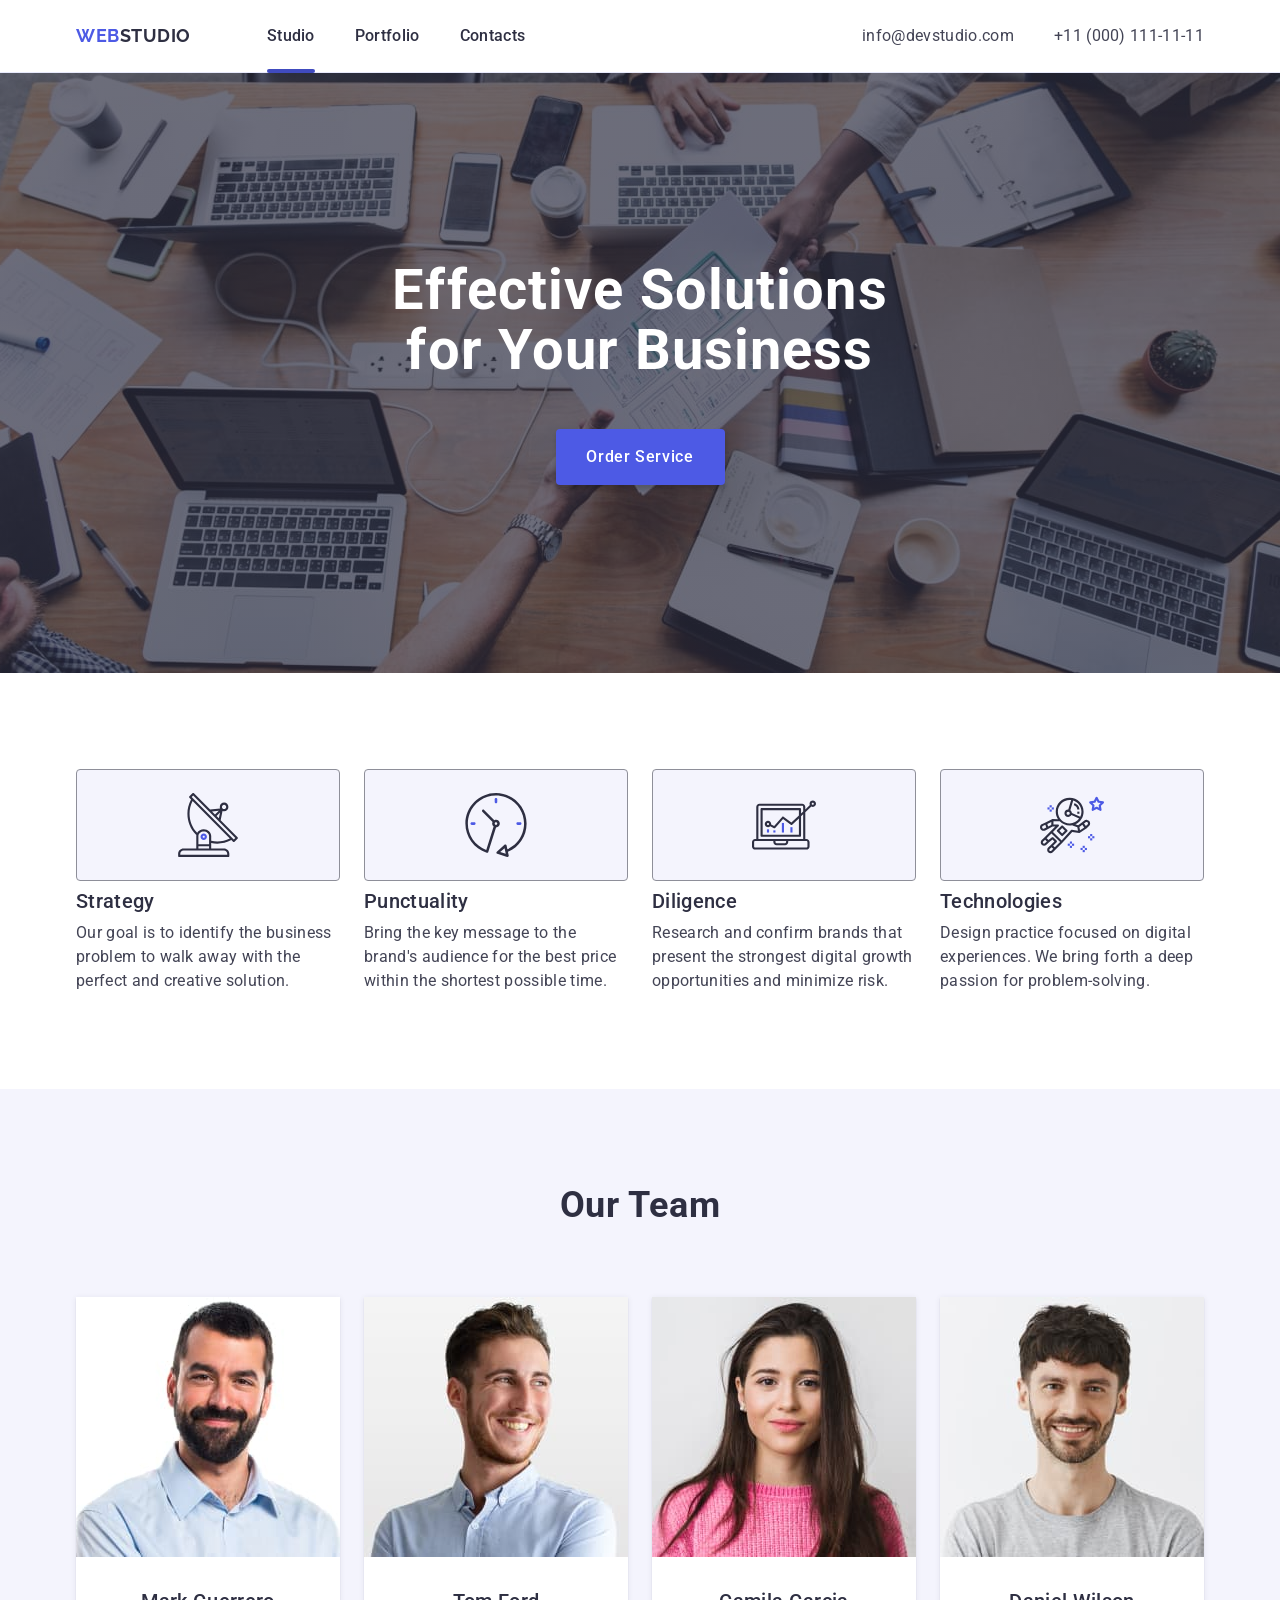
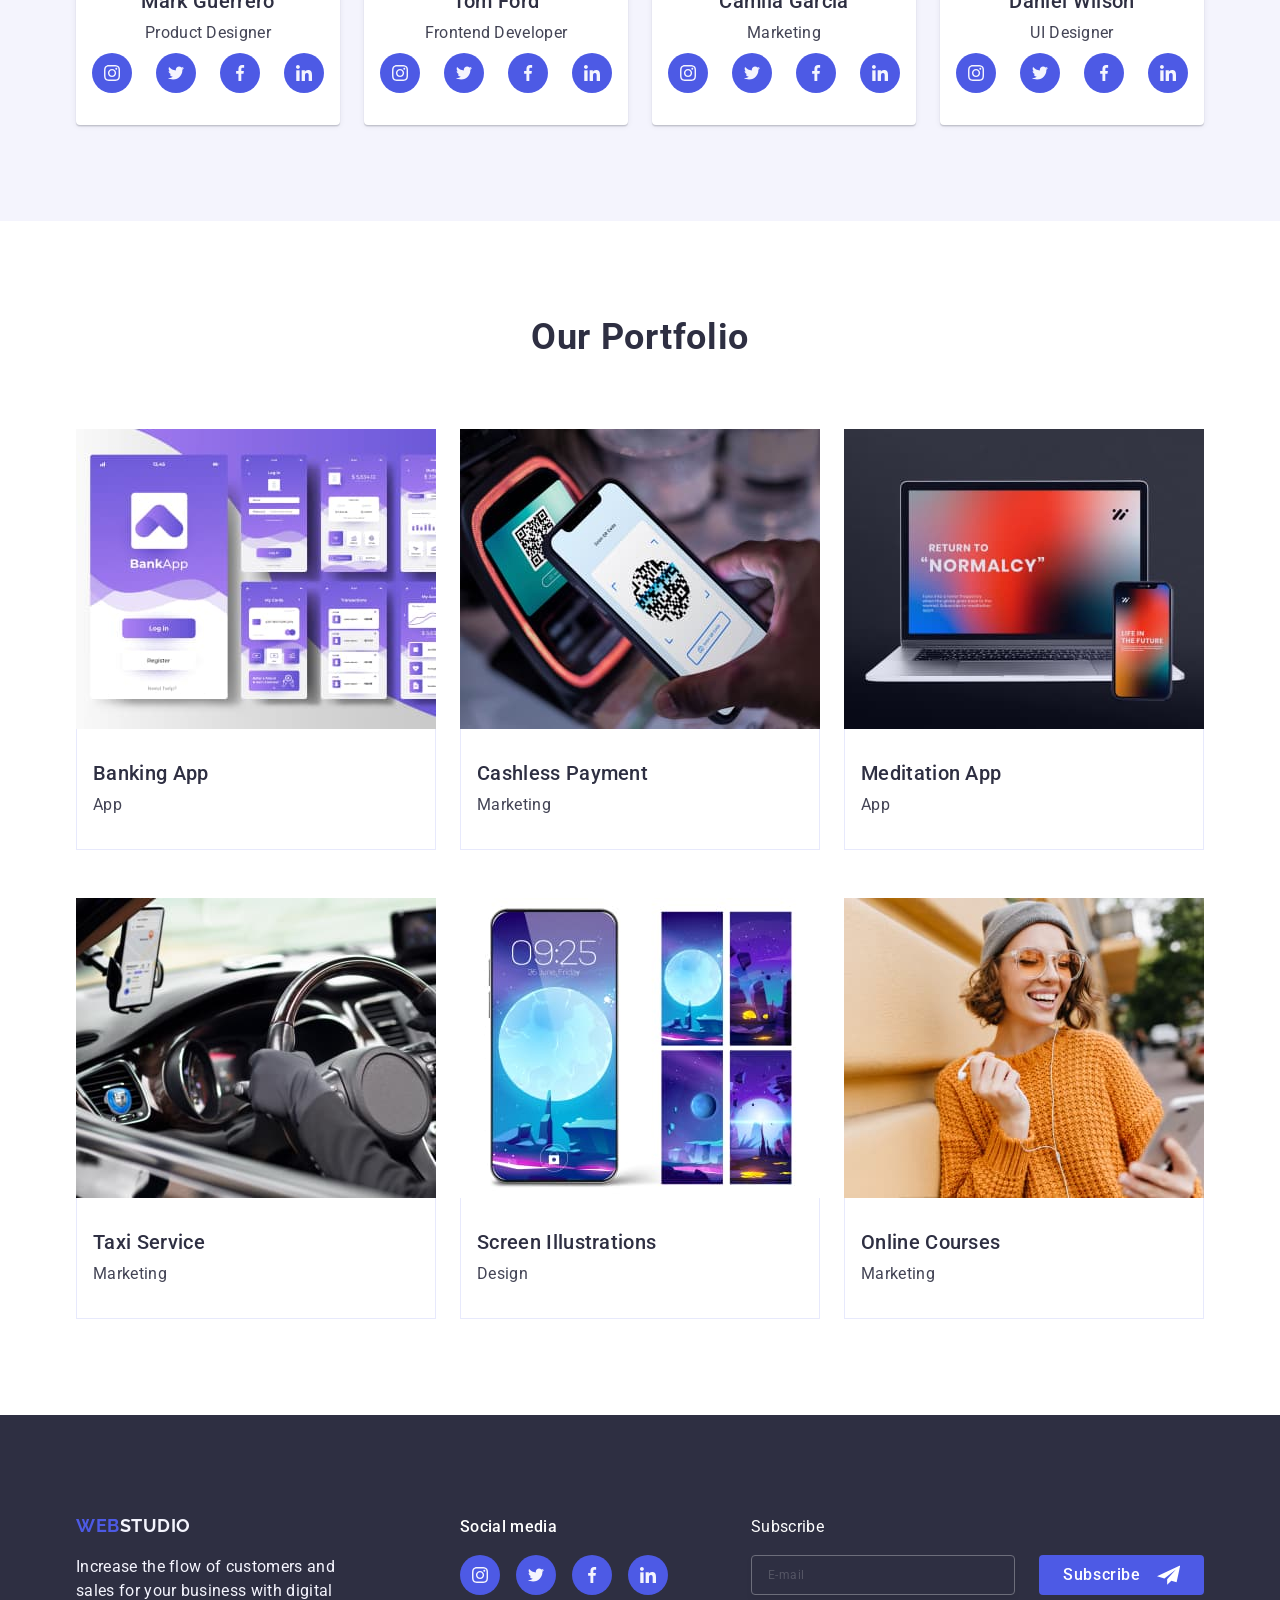
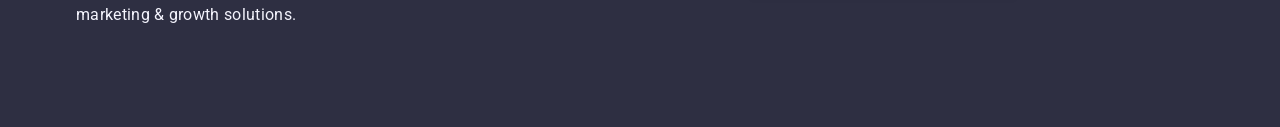
<file: index.html>
<!DOCTYPE html>
<html lang="en">
  <head>
    <meta charset="UTF-8" />
    <meta name="viewport" content="width=device-width, initial-scale=1.0" />
    <title>Webstudio</title>
    <link
      rel="stylesheet"
      href="https://cdnjs.cloudflare.com/ajax/libs/modern-normalize/3.0.1/modern-normalize.min.css"
      integrity="sha512-q6WgHqiHlKyOqslT/lgBgodhd03Wp4BEqKeW6nNtlOY4quzyG3VoQKFrieaCeSnuVseNKRGpGeDU3qPmabCANg=="
      crossorigin="anonymous"
      referrerpolicy="no-referrer"
    />
    <link rel="preconnect" href="https://fonts.googleapis.com" />
    <link rel="preconnect" href="https://fonts.gstatic.com" crossorigin />
    <link
      href="https://fonts.googleapis.com/css2?family=Raleway:wght@100..900&family=Roboto:wdth,wght@75..100,100..900&display=swap"
      rel="stylesheet"
    />
    <link rel="stylesheet" href="./css/styles.css" />
  </head>
  <body>
    <header class="header">
      <div class="container header-container">
        <nav class="nav">
          <a class="link logo header-logo" href="./index.html"><span class="logo-accent">Web</span>Studio</a>

          <ul class="list menu-list">
            <li class="menu-list-item"><a class="link menu-list-link current" href="./index.html">Studio</a></li>
            <li class="menu-list-item"><a class="link menu-list-link" href="">Portfolio</a></li>
            <li class="menu-list-item"><a class="link menu-list-link" href="">Contacts</a></li>
          </ul>
        </nav>

        <address class="address">
          <ul class="list address-list">
            <li class="address-list-item">
              <a class="link address-list-link" href="mailto:info@devstudio.com">info@devstudio.com</a>
            </li>
            <li class="address-list-item">
              <a class="link address-list-link" href="tel:+11000111-11-11">+11 (000) 111-11-11</a>
            </li>
          </ul>
        </address>

        <button class="btn burger-menu-btn" type="button">
          <svg class="burger-menu-icon" width="16" height="14">
            <use href="./images/icons.svg#burger-menu"></use>
          </svg>
        </button>
      </div>
    </header>

    <main>
      <section class="hero">
        <div class="hero-info">
          <h1 class="hero-title">Effective Solutions for Your Business</h1>
          <button class="btn hero-btn" type="button">Order Service</button>
        </div>
      </section>

      <section class="section">
        <div class="container">
          <h2 class="section-title visually-hidden">Our Benefits</h2>

          <ul class="list benefits-list">
            <li class="benefits-list-item">
              <div class="benefits-list-icon-wrapper">
                <svg class="benefits-list-icon" width="64" height="64">
                  <use href="./images/icons.svg#antenna"></use>
                </svg>
              </div>

              <h3 class="benefits-list-title">Strategy</h3>
              <p class="benefits-list-text">
                Our goal is to identify the business problem to walk away with the perfect and creative solution.
              </p>
            </li>
            <li class="benefits-list-item">
              <div class="benefits-list-icon-wrapper">
                <svg class="benefits-list-icon" width="64" height="64">
                  <use href="./images/icons.svg#clock"></use>
                </svg>
              </div>

              <h3 class="benefits-list-title">Punctuality</h3>
              <p class="benefits-list-text">
                Bring the key message to the brand's audience for the best price within the shortest possible time.
              </p>
            </li>
            <li class="benefits-list-item">
              <div class="benefits-list-icon-wrapper">
                <svg class="benefits-list-icon" width="64" height="64">
                  <use href="./images/icons.svg#diagram"></use>
                </svg>
              </div>

              <h3 class="benefits-list-title">Diligence</h3>
              <p class="benefits-list-text">
                Research and confirm brands that present the strongest digital growth opportunities and minimize risk.
              </p>
            </li>
            <li class="benefits-list-item">
              <div class="benefits-list-icon-wrapper">
                <svg class="benefits-list-icon" width="64" height="64">
                  <use href="./images/icons.svg#astronaut"></use>
                </svg>
              </div>

              <h3 class="benefits-list-title">Technologies</h3>
              <p class="benefits-list-text">
                Design practice focused on digital experiences. We bring forth a deep passion for problem-solving.
              </p>
            </li>
          </ul>
        </div>
      </section>

      <section class="section section-team">
        <div class="container">
          <h2 class="section-title">Our Team</h2>

          <ul class="list team-list">
            <li class="team-list-item">
              <img
                srcset="./images/team/img1@2x.jpg 2x"
                src="./images/team/img1.jpg"
                alt="Mark Guerrero"
                width="264"
                height="260"
              />

              <div class="team-list-content">
                <h3 class="team-list-title">Mark Guerrero</h3>
                <p class="team-list-text">Product Designer</p>

                <ul class="list socials-list">
                  <li class="socials-list-item">
                    <a href="" class="socials-list-link">
                      <svg class="socials-list-icon" width="16" height="16">
                        <use href="./images/icons.svg#instagram"></use>
                      </svg>
                    </a>
                  </li>
                  <li class="socials-list-item">
                    <a href="" class="socials-list-link">
                      <svg class="socials-list-icon" width="16" height="16">
                        <use href="./images/icons.svg#twitter"></use>
                      </svg>
                    </a>
                  </li>
                  <li class="socials-list-item">
                    <a href="" class="socials-list-link">
                      <svg class="socials-list-icon" width="16" height="16">
                        <use href="./images/icons.svg#facebook"></use>
                      </svg>
                    </a>
                  </li>
                  <li class="socials-list-item">
                    <a href="" class="socials-list-link">
                      <svg class="socials-list-icon" width="16" height="16">
                        <use href="./images/icons.svg#linkedin"></use>
                      </svg>
                    </a>
                  </li>
                </ul>
              </div>
            </li>
            <li class="team-list-item">
              <img
                srcset="./images/team/img2@2x.jpg 2x"
                src="./images/team/img2.jpg"
                alt="Tom Ford"
                width="264"
                height="260"
              />

              <div class="team-list-content">
                <h3 class="team-list-title">Tom Ford</h3>
                <p class="team-list-text">Frontend Developer</p>

                <ul class="list socials-list">
                  <li class="socials-list-item">
                    <a href="" class="socials-list-link">
                      <svg class="socials-list-icon" width="16" height="16">
                        <use href="./images/icons.svg#instagram"></use>
                      </svg>
                    </a>
                  </li>
                  <li class="socials-list-item">
                    <a href="" class="socials-list-link">
                      <svg class="socials-list-icon" width="16" height="16">
                        <use href="./images/icons.svg#twitter"></use>
                      </svg>
                    </a>
                  </li>
                  <li class="socials-list-item">
                    <a href="" class="socials-list-link">
                      <svg class="socials-list-icon" width="16" height="16">
                        <use href="./images/icons.svg#facebook"></use>
                      </svg>
                    </a>
                  </li>
                  <li class="socials-list-item">
                    <a href="" class="socials-list-link">
                      <svg class="socials-list-icon" width="16" height="16">
                        <use href="./images/icons.svg#linkedin"></use>
                      </svg>
                    </a>
                  </li>
                </ul>
              </div>
            </li>
            <li class="team-list-item">
              <img
                srcset="./images/team/img3@2x.jpg 2x"
                src="./images/team/img3.jpg"
                alt="Camila Garcia"
                width="264"
                height="260"
              />

              <div class="team-list-content">
                <h3 class="team-list-title">Camila Garcia</h3>
                <p class="team-list-text">Marketing</p>

                <ul class="list socials-list">
                  <li class="socials-list-item">
                    <a href="" class="socials-list-link">
                      <svg class="socials-list-icon" width="16" height="16">
                        <use href="./images/icons.svg#instagram"></use>
                      </svg>
                    </a>
                  </li>
                  <li class="socials-list-item">
                    <a href="" class="socials-list-link">
                      <svg class="socials-list-icon" width="16" height="16">
                        <use href="./images/icons.svg#twitter"></use>
                      </svg>
                    </a>
                  </li>
                  <li class="socials-list-item">
                    <a href="" class="socials-list-link">
                      <svg class="socials-list-icon" width="16" height="16">
                        <use href="./images/icons.svg#facebook"></use>
                      </svg>
                    </a>
                  </li>
                  <li class="socials-list-item">
                    <a href="" class="socials-list-link">
                      <svg class="socials-list-icon" width="16" height="16">
                        <use href="./images/icons.svg#linkedin"></use>
                      </svg>
                    </a>
                  </li>
                </ul>
              </div>
            </li>
            <li class="team-list-item">
              <img
                srcset="./images/team/img4@2x.jpg 2x"
                src="./images/team/img4.jpg"
                alt="Daniel Wilson"
                width="264"
                height="260"
              />

              <div class="team-list-content">
                <h3 class="team-list-title">Daniel Wilson</h3>
                <p class="team-list-text">UI Designer</p>

                <ul class="list socials-list">
                  <li class="socials-list-item">
                    <a href="" class="socials-list-link">
                      <svg class="socials-list-icon" width="16" height="16">
                        <use href="./images/icons.svg#instagram"></use>
                      </svg>
                    </a>
                  </li>
                  <li class="socials-list-item">
                    <a href="" class="socials-list-link">
                      <svg class="socials-list-icon" width="16" height="16">
                        <use href="./images/icons.svg#twitter"></use>
                      </svg>
                    </a>
                  </li>
                  <li class="socials-list-item">
                    <a href="" class="socials-list-link">
                      <svg class="socials-list-icon" width="16" height="16">
                        <use href="./images/icons.svg#facebook"></use>
                      </svg>
                    </a>
                  </li>
                  <li class="socials-list-item">
                    <a href="" class="socials-list-link">
                      <svg class="socials-list-icon" width="16" height="16">
                        <use href="./images/icons.svg#linkedin"></use>
                      </svg>
                    </a>
                  </li>
                </ul>
              </div>
            </li>
          </ul>
        </div>
      </section>

      <section class="section">
        <div class="container">
          <h2 class="section-title">Our Portfolio</h2>

          <ul class="list portfolio-list">
            <li class="portfolio-list-item">
              <div class="portfolio-thumb">
                <picture>
                  <source
                    srcset="./images/portfolio/img1-desktop.jpg 1x, ./images/portfolio/img1-desktop@2x.jpg 2x"
                    media="(min-width: 1158px)"
                  />
                  <source
                    srcset="./images/portfolio/img1-tablet.jpg 1x, ./images/portfolio/img1-tablet@2x.jpg 2x"
                    media="(min-width: 768px)"
                  />
                  <source srcset="./images/portfolio/img1-mobile@2x.jpg 2x" media="(max-width: 767px)" />

                  <img src="./images/portfolio/img1-mobile.jpg" alt="Banking App" width="360" height="300" />
                </picture>

                <p class="portfolio-overlay">
                  14 Stylish and User-Friendly App Design Concepts · Task Manager App · Calorie Tracker App · Exotic
                  Fruit Ecommerce App · Cloud Storage App
                </p>
              </div>

              <div class="portfolio-list-content">
                <h3 class="portfolio-list-title">Banking App</h3>
                <p class="portfolio-list-text">App</p>
              </div>
            </li>
            <li class="portfolio-list-item">
              <div class="portfolio-thumb">
                <picture>
                  <source
                    srcset="./images/portfolio/img2-desktop.jpg 1x, ./images/portfolio/img2-desktop@2x.jpg 2x"
                    media="(min-width: 1158px)"
                  />
                  <source
                    srcset="./images/portfolio/img2-tablet.jpg 1x, ./images/portfolio/img2-tablet@2x.jpg 2x"
                    media="(min-width: 768px)"
                  />
                  <source srcset="./images/portfolio/img2-mobile@2x.jpg 2x" media="(max-width: 767px)" />

                  <img src="./images/portfolio/img2-mobile.jpg" alt="Banking App" width="360" height="300" />
                </picture>

                <p class="portfolio-overlay">
                  14 Stylish and User-Friendly App Design Concepts · Task Manager App · Calorie Tracker App · Exotic
                  Fruit Ecommerce App · Cloud Storage App
                </p>
              </div>

              <div class="portfolio-list-content">
                <h3 class="portfolio-list-title">Cashless Payment</h3>
                <p class="portfolio-list-text">Marketing</p>
              </div>
            </li>
            <li class="portfolio-list-item">
              <div class="portfolio-thumb">
                <picture>
                  <source
                    srcset="./images/portfolio/img3-desktop.jpg 1x, ./images/portfolio/img3-desktop@2x.jpg 2x"
                    media="(min-width: 1158px)"
                  />
                  <source
                    srcset="./images/portfolio/img3-tablet.jpg 1x, ./images/portfolio/img3-tablet@2x.jpg 2x"
                    media="(min-width: 768px)"
                  />
                  <source srcset="./images/portfolio/img3-mobile@2x.jpg 2x" media="(max-width: 767px)" />

                  <img src="./images/portfolio/img3-mobile.jpg" alt="Banking App" width="360" height="300" />
                </picture>

                <p class="portfolio-overlay">
                  14 Stylish and User-Friendly App Design Concepts · Task Manager App · Calorie Tracker App · Exotic
                  Fruit Ecommerce App · Cloud Storage App
                </p>
              </div>

              <div class="portfolio-list-content">
                <h3 class="portfolio-list-title">Meditation App</h3>
                <p class="portfolio-list-text">App</p>
              </div>
            </li>
            <li class="portfolio-list-item">
              <div class="portfolio-thumb">
                <picture>
                  <source
                    srcset="./images/portfolio/img4-desktop.jpg 1x, ./images/portfolio/img4-desktop@2x.jpg 2x"
                    media="(min-width: 1158px)"
                  />
                  <source
                    srcset="./images/portfolio/img4-tablet.jpg 1x, ./images/portfolio/img4-tablet@2x.jpg 2x"
                    media="(min-width: 768px)"
                  />
                  <source srcset="./images/portfolio/img4-mobile@2x.jpg 2x" media="(max-width: 767px)" />

                  <img src="./images/portfolio/img4-mobile.jpg" alt="Banking App" width="360" height="300" />
                </picture>

                <p class="portfolio-overlay">
                  14 Stylish and User-Friendly App Design Concepts · Task Manager App · Calorie Tracker App · Exotic
                  Fruit Ecommerce App · Cloud Storage App
                </p>
              </div>

              <div class="portfolio-list-content">
                <h3 class="portfolio-list-title">Taxi Service</h3>
                <p class="portfolio-list-text">Marketing</p>
              </div>
            </li>
            <li class="portfolio-list-item">
              <div class="portfolio-thumb">
                <picture>
                  <source
                    srcset="./images/portfolio/img5-desktop.jpg 1x, ./images/portfolio/img5-desktop@2x.jpg 2x"
                    media="(min-width: 1158px)"
                  />
                  <source
                    srcset="./images/portfolio/img5-tablet.jpg 1x, ./images/portfolio/img5-tablet@2x.jpg 2x"
                    media="(min-width: 768px)"
                  />
                  <source srcset="./images/portfolio/img5-mobile@2x.jpg 2x" media="(max-width: 767px)" />

                  <img src="./images/portfolio/img5-mobile.jpg" alt="Banking App" width="360" height="300" />
                </picture>

                <p class="portfolio-overlay">
                  14 Stylish and User-Friendly App Design Concepts · Task Manager App · Calorie Tracker App · Exotic
                  Fruit Ecommerce App · Cloud Storage App
                </p>
              </div>

              <div class="portfolio-list-content">
                <h3 class="portfolio-list-title">Screen Illustrations</h3>
                <p class="portfolio-list-text">Design</p>
              </div>
            </li>
            <li class="portfolio-list-item">
              <div class="portfolio-thumb">
                <picture>
                  <source
                    srcset="./images/portfolio/img6-desktop.jpg 1x, ./images/portfolio/img6-desktop@2x.jpg 2x"
                    media="(min-width: 1158px)"
                  />
                  <source
                    srcset="./images/portfolio/img6-tablet.jpg 1x, ./images/portfolio/img6-tablet@2x.jpg 2x"
                    media="(min-width: 768px)"
                  />
                  <source srcset="./images/portfolio/img6-mobile@2x.jpg 2x" media="(max-width: 767px)" />

                  <img src="./images/portfolio/img6-mobile.jpg" alt="Banking App" width="360" height="300" />
                </picture>

                <p class="portfolio-overlay">
                  14 Stylish and User-Friendly App Design Concepts · Task Manager App · Calorie Tracker App · Exotic
                  Fruit Ecommerce App · Cloud Storage App
                </p>
              </div>

              <div class="portfolio-list-content">
                <h3 class="portfolio-list-title">Online Courses</h3>
                <p class="portfolio-list-text">Marketing</p>
              </div>
            </li>
          </ul>
        </div>
      </section>
    </main>

    <footer class="footer">
      <div class="container">
        <div class="footer-wrapper">
          <div class="footer-content-wrapper">
            <div class="footer-info-wrapper">
              <a class="link logo footer-logo" href="./index.html"><span class="logo-accent">Web</span>Studio</a>
              <p class="footer-info">
                Increase the flow of customers and sales for your business with digital marketing & growth solutions.
              </p>
            </div>

            <div class="footer-social-wrapper">
              <p class="footer-social-info">Social media</p>

              <ul class="list socials-list footer-social-list">
                <li class="socials-list-item">
                  <a href="" class="socials-list-link">
                    <svg class="socials-list-icon" width="16" height="16">
                      <use href="./images/icons.svg#instagram"></use>
                    </svg>
                  </a>
                </li>
                <li class="socials-list-item">
                  <a href="" class="socials-list-link">
                    <svg class="socials-list-icon" width="16" height="16">
                      <use href="./images/icons.svg#twitter"></use>
                    </svg>
                  </a>
                </li>
                <li class="socials-list-item">
                  <a href="" class="socials-list-link">
                    <svg class="socials-list-icon" width="16" height="16">
                      <use href="./images/icons.svg#facebook"></use>
                    </svg>
                  </a>
                </li>
                <li class="socials-list-item">
                  <a href="" class="socials-list-link">
                    <svg class="socials-list-icon" width="16" height="16">
                      <use href="./images/icons.svg#linkedin"></use>
                    </svg>
                  </a>
                </li>
              </ul>
            </div>
          </div>

          <div class="footer-form-wrapper">
            <p class="footer-form-slogan">Subscribe</p>

            <form class="footer-form">
              <div class="footer-form-field">
                <input class="footer-form-email" type="email" name="email" id="email" placeholder="E-mail" />
                <button class="btn footer-form-btn" type="submit">
                  Subscribe
                  <svg class="footer-form-btn-icon" width="24" height="24">
                    <use href="./images/icons.svg#telegram"></use>
                  </svg>
                </button>
              </div>
            </form>
          </div>
        </div>
      </div>
    </footer>

    <div class="backdrop">
      <div class="modal">
        <button class="btn modal-close-btn" type="button">
          <svg class="modal-close-icon" width="8" height="8">
            <use href="./images/icons.svg#close"></use>
          </svg>
        </button>
        <p class="modal-slogan">Leave your contacts and we will call you back</p>

        <form class="form">
          <div class="form-field-wrapper">
            <label class="form-field-label" for="user-name">Name</label>
            <div class="form-field">
              <input class="form-field-input" type="text" name="user-name" id="user-name" />
              <svg class="form-field-icon" width="18" height="24">
                <use href="./images/icons.svg#user"></use>
              </svg>
            </div>
          </div>

          <div class="form-field-wrapper">
            <label class="form-field-label" for="user-phone">Phone</label>
            <div class="form-field">
              <input class="form-field-input" type="tel" name="user-phone" id="user-phone" />
              <svg class="form-field-icon" width="18" height="24">
                <use href="./images/icons.svg#phone"></use>
              </svg>
            </div>
          </div>

          <div class="form-field-wrapper">
            <label class="form-field-label" for="user-email">Email</label>
            <div class="form-field">
              <input class="form-field-input" type="email" name="user-email" id="user-email" />
              <svg class="form-field-icon" width="18" height="24">
                <use href="./images/icons.svg#email"></use>
              </svg>
            </div>
          </div>

          <div class="form-comment-wrapper">
            <label class="form-field-label" for="user-comment">Comment</label>
            <textarea
              class="form-field-comment"
              name="user-comment"
              id="user-comment"
              placeholder="Text input"
            ></textarea>
          </div>

          <div class="form-checkbox-wrapper">
            <input
              class="form-checkbox visually-hidden"
              type="checkbox"
              name="user-privacy-policy"
              id="user-privacy-policy"
            />

            <label class="form-checkbox-label" for="user-privacy-policy">
              <span class="form-custom-checkbox">
                <svg class="form-custom-checkbox-icon" width="10" height="8">
                  <use href="./images/icons.svg#check"></use>
                </svg>
              </span>
              I accept the terms and conditions of the <a class="form-checkbox-label-link" href="">Privacy Policy</a>
            </label>
          </div>

          <button class="btn form-submit-btn" type="submit">Send</button>
        </form>
      </div>
    </div>

    <div class="burger-menu">
      <button class="btn burger-menu-close-btn" type="button">
        <svg class="modal-close-icon" width="8" height="8">
          <use href="./images/icons.svg#close"></use>
        </svg>
      </button>

      <nav class="burger-menu-nav">
        <ul class="list burger-menu-list">
          <li class="burger-menu-list-item">
            <a class="link burger-menu-list-link current" href="./index.html">Studio</a>
          </li>
          <li class="burger-menu-list-item"><a class="link burger-menu-list-link" href="">Portfolio</a></li>
          <li class="burger-menu-list-item"><a class="link burger-menu-list-link" href="">Contacts</a></li>
        </ul>
      </nav>

      <address class="address burger-menu-address">
        <ul class="list burger-menu-address-list">
          <li class="burger-menu-address-list-item">
            <a class="link burger-menu-address-list-link" href="mailto:info@devstudio.com">info@devstudio.com</a>
          </li>
          <li class="burger-menu-address-list-item">
            <a class="link burger-menu-address-list-link" href="tel:+11000111-11-11">+11 (000) 111-11-11</a>
          </li>
        </ul>
      </address>

      <ul class="list socials-list burger-menu-socials-list">
        <li class="socials-list-item">
          <a href="" class="socials-list-link">
            <svg class="socials-list-icon" width="16" height="16">
              <use href="./images/icons.svg#instagram"></use>
            </svg>
          </a>
        </li>
        <li class="socials-list-item">
          <a href="" class="socials-list-link">
            <svg class="socials-list-icon" width="16" height="16">
              <use href="./images/icons.svg#twitter"></use>
            </svg>
          </a>
        </li>
        <li class="socials-list-item">
          <a href="" class="socials-list-link">
            <svg class="socials-list-icon" width="16" height="16">
              <use href="./images/icons.svg#facebook"></use>
            </svg>
          </a>
        </li>
        <li class="socials-list-item">
          <a href="" class="socials-list-link">
            <svg class="socials-list-icon" width="16" height="16">
              <use href="./images/icons.svg#linkedin"></use>
            </svg>
          </a>
        </li>
      </ul>
    </div>

    <script src="./js/script.js" type="module"></script>
  </body>
</html>
</file>
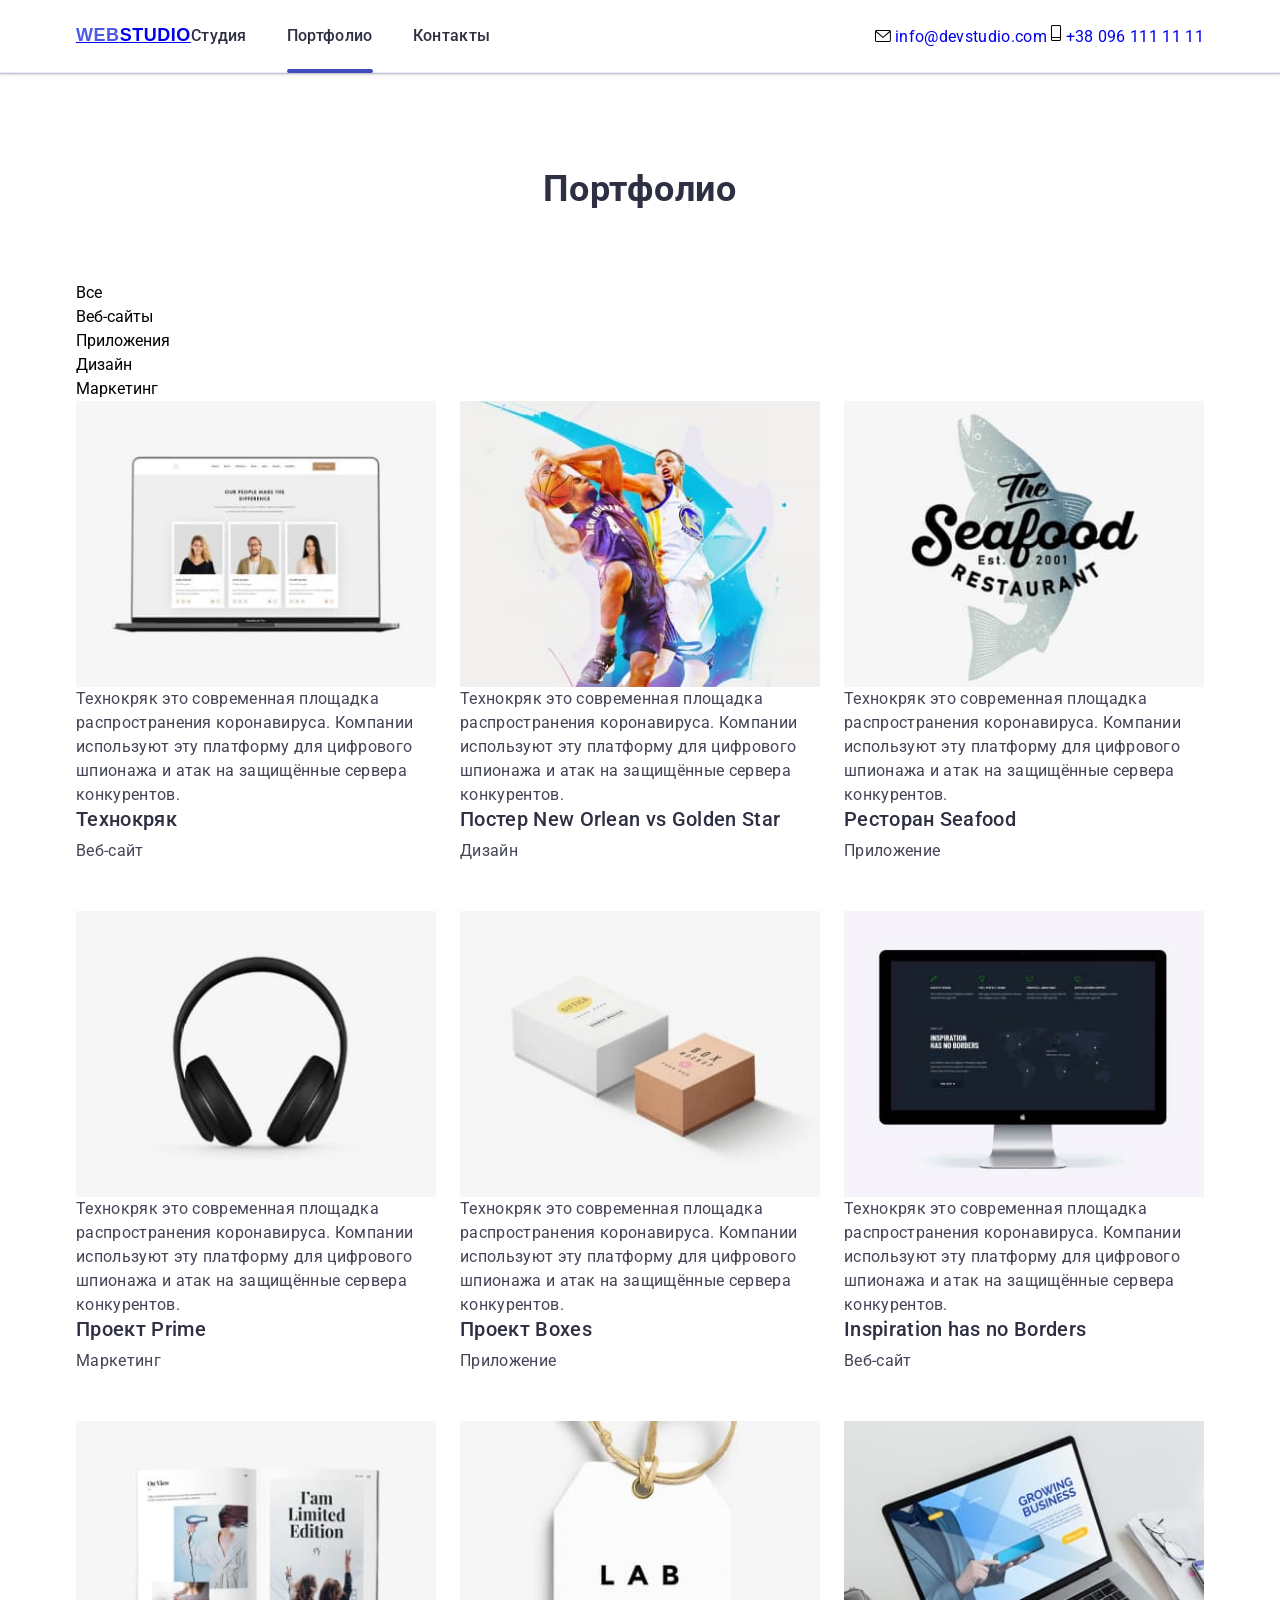
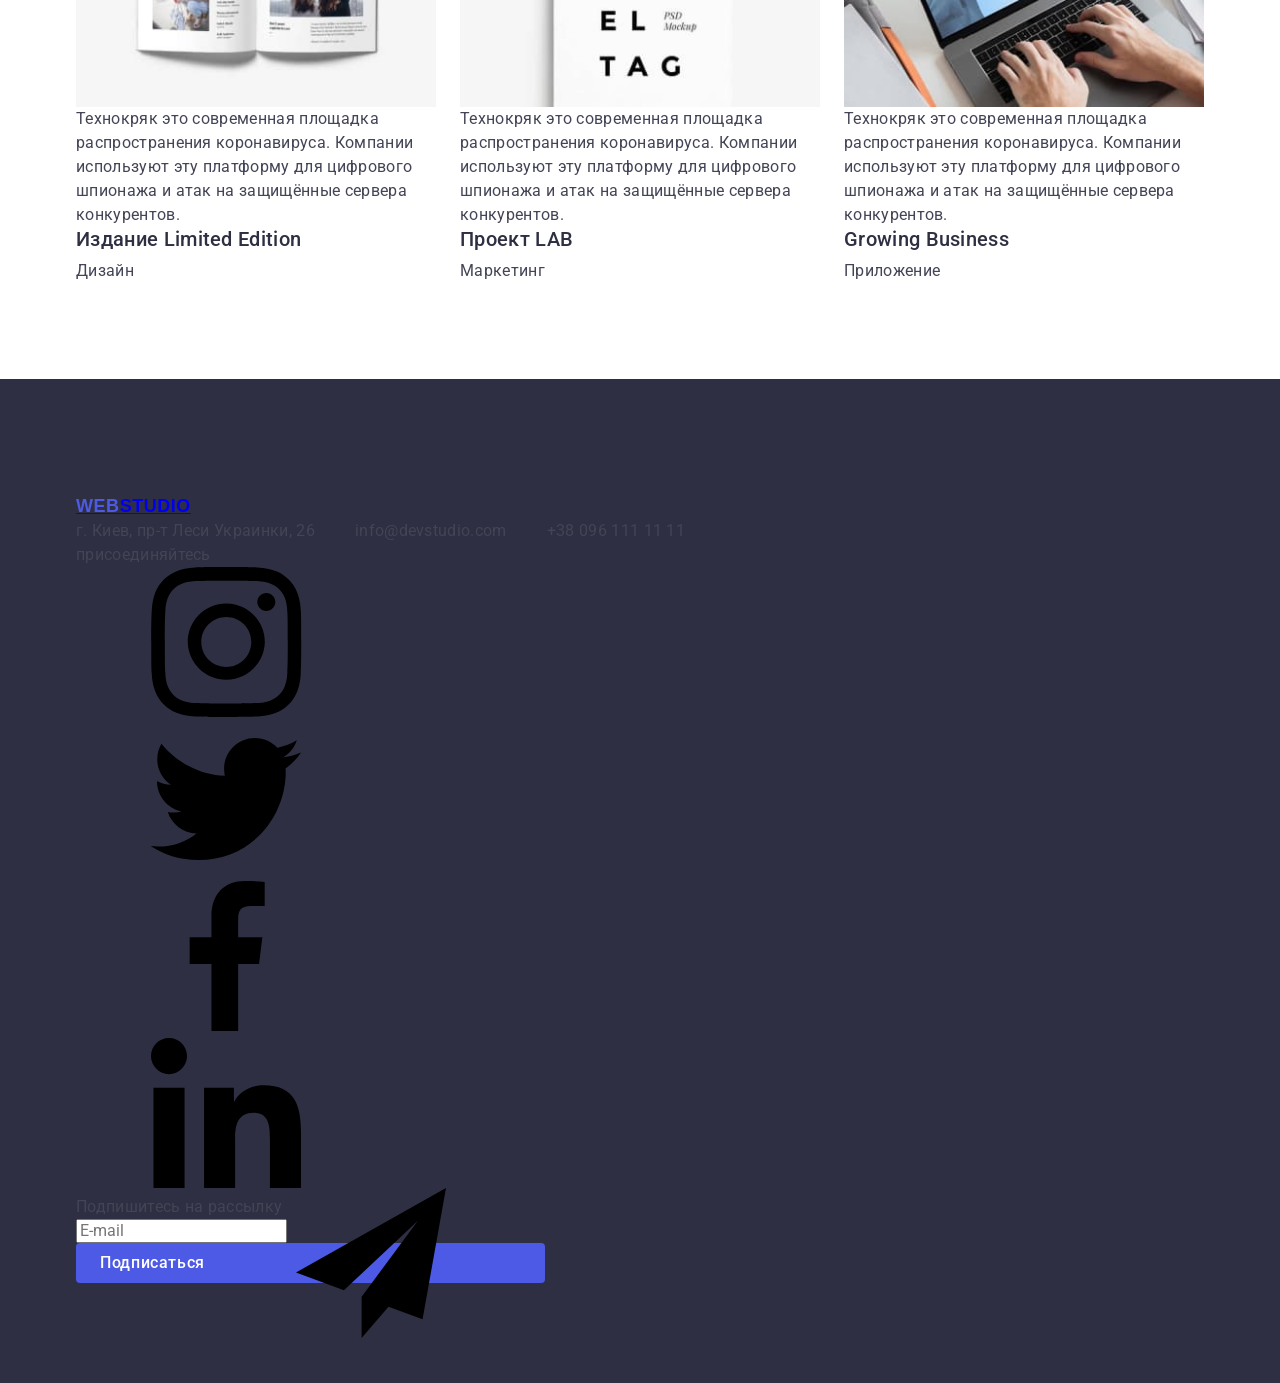
<file: portfolio.html>
<!DOCTYPE html>
<html lang="ru">
  <head>
    <meta charset="UTF-8" />
    <meta http-equiv="X-UA-Compatible" content="IE=edge" />
    <meta name="viewport" content="width=device-width, initial-scale=1.0" />
    <title>WebStudio</title>
    <link rel="preconnect" href="https://fonts.googleapis.com" />
    <link rel="preconnect" href="https://fonts.gstatic.com" crossorigin />
    <link href="https://fonts.googleapis.com/css2?family=Roboto:wght@400;500;700;900&display=swap" rel="stylesheet" />
    <link
      rel="stylesheet"
      href="https://cdnjs.cloudflare.com/ajax/libs/modern-normalize/1.1.0/modern-normalize.min.css"
      integrity="sha512-wpPYUAdjBVSE4KJnH1VR1HeZfpl1ub8YT/NKx4PuQ5NmX2tKuGu6U/JRp5y+Y8XG2tV+wKQpNHVUX03MfMFn9Q=="
      crossorigin="anonymous"
      referrerpolicy="no-referrer"
    />
    <link rel="stylesheet" href="./css/styles.css" />
  </head>
  <body>
    <header class="header">
      <div class="container header-container">
        <nav class="nav">
          <a href="./index.html" class="logo"> <span class="logo-accent">Web</span>Studio </a>

          <ul class="list menu-list">
            <li class="menu-list-item"><a href="./index.html" class="link menu-list-link">Студия</a></li>
            <li class="menu-list-item"><a href="" class="link menu-list-link current">Портфолио</a></li>
            <li class="menu-list-item"><a href="" class="link menu-list-link">Контакты</a></li>
          </ul>
        </nav>

        <div class="auth">
          <a href="mailto:info@devstudio.com" class="link auth-link">
            <svg class="auth-icon" width="16" height="12">
              <use href="./img/sprite.svg#icon-envelope"></use>
            </svg>
            info@devstudio.com
          </a>
          <a href="tel:+380961111111" class="link auth-link">
            <svg class="auth-icon" width="10" height="18">
              <use href="./img/sprite.svg#icon-tel"></use>
            </svg>
            +38 096 111 11 11</a
          >
        </div>
      </div>
    </header>

    <main>
      <section class="section">
        <div class="container">
          <h1 class="section-title vusually-hidden">Портфолио</h1>

          <ul class="list filter-list">
            <li class="filter-list-item"><button type="button" class="btn btn-filter">Все</button></li>
            <li class="filter-list-item"><button type="button" class="btn btn-filter">Веб-сайты</button></li>
            <li class="filter-list-item"><button type="button" class="btn btn-filter">Приложения</button></li>
            <li class="filter-list-item"><button type="button" class="btn btn-filter">Дизайн</button></li>
            <li class="filter-list-item"><button type="button" class="btn btn-filter">Маркетинг</button></li>
          </ul>

          <ul class="list portfolio-list">
            <li class="portfolio-list-item">
              <div class="portfolio-list-thumb">
                <img src="./img/portfolio/img1.jpg" alt="Технокряк" width="370" height="294" />
                <div class="portfolio-list-text">
                  <p>
                    Технокряк это современная площадка распространения коронавируса. Компании используют эту платформу
                    для цифрового шпионажа и атак на защищённые сервера конкурентов.
                  </p>
                </div>
              </div>
              <div class="portfolio-list-info">
                <h2 class="portfolio-list-title">Технокряк</h2>
                <p class="portfolio-list-description">Веб-сайт</p>
              </div>
            </li>
            <li class="portfolio-list-item">
              <div class="portfolio-list-thumb">
                <img src="./img/portfolio/img2.jpg" alt="Постер New Orlean vs Golden Star" width="370" height="294" />
                <div class="portfolio-list-text">
                  <p>
                    Технокряк это современная площадка распространения коронавируса. Компании используют эту платформу
                    для цифрового шпионажа и атак на защищённые сервера конкурентов.
                  </p>
                </div>
              </div>
              <div class="portfolio-list-info">
                <h2 class="portfolio-list-title">Постер New Orlean vs Golden Star</h2>
                <p class="portfolio-list-description">Дизайн</p>
              </div>
            </li>
            <li class="portfolio-list-item">
              <div class="portfolio-list-thumb">
                <img src="./img/portfolio/img3.jpg" alt="Ресторан Seafood" width="370" height="294" />
                <div class="portfolio-list-text">
                  <p>
                    Технокряк это современная площадка распространения коронавируса. Компании используют эту платформу
                    для цифрового шпионажа и атак на защищённые сервера конкурентов.
                  </p>
                </div>
              </div>
              <div class="portfolio-list-info">
                <h2 class="portfolio-list-title">Ресторан Seafood</h2>
                <p class="portfolio-list-description">Приложение</p>
              </div>
            </li>
            <li class="portfolio-list-item">
              <div class="portfolio-list-thumb">
                <img src="./img/portfolio/img4.jpg" alt="Проект Prime" width="370" height="294" />
                <div class="portfolio-list-text">
                  <p>
                    Технокряк это современная площадка распространения коронавируса. Компании используют эту платформу
                    для цифрового шпионажа и атак на защищённые сервера конкурентов.
                  </p>
                </div>
              </div>
              <div class="portfolio-list-info">
                <h2 class="portfolio-list-title">Проект Prime</h2>
                <p class="portfolio-list-description">Маркетинг</p>
              </div>
            </li>
            <li class="portfolio-list-item">
              <div class="portfolio-list-thumb">
                <img src="./img/portfolio/img5.jpg" alt="Проект Boxes" width="370" height="294" />
                <div class="portfolio-list-text">
                  <p>
                    Технокряк это современная площадка распространения коронавируса. Компании используют эту платформу
                    для цифрового шпионажа и атак на защищённые сервера конкурентов.
                  </p>
                </div>
              </div>
              <div class="portfolio-list-info">
                <h2 class="portfolio-list-title">Проект Boxes</h2>
                <p class="portfolio-list-description">Приложение</p>
              </div>
            </li>
            <li class="portfolio-list-item">
              <div class="portfolio-list-thumb">
                <img src="./img/portfolio/img6.jpg" alt="Inspiration has no Borders" width="370" height="294" />
                <div class="portfolio-list-text">
                  <p>
                    Технокряк это современная площадка распространения коронавируса. Компании используют эту платформу
                    для цифрового шпионажа и атак на защищённые сервера конкурентов.
                  </p>
                </div>
              </div>
              <div class="portfolio-list-info">
                <h2 class="portfolio-list-title">Inspiration has no Borders</h2>
                <p class="portfolio-list-description">Веб-сайт</p>
              </div>
            </li>
            <li class="portfolio-list-item">
              <div class="portfolio-list-thumb">
                <img src="./img/portfolio/img7.jpg" alt="Издание Limited Edition" width="370" height="294" />
                <div class="portfolio-list-text">
                  <p>
                    Технокряк это современная площадка распространения коронавируса. Компании используют эту платформу
                    для цифрового шпионажа и атак на защищённые сервера конкурентов.
                  </p>
                </div>
              </div>
              <div class="portfolio-list-info">
                <h2 class="portfolio-list-title">Издание Limited Edition</h2>
                <p class="portfolio-list-description">Дизайн</p>
              </div>
            </li>
            <li class="portfolio-list-item">
              <div class="portfolio-list-thumb">
                <img src="./img/portfolio/img8.jpg" alt="Проект LAB" width="370" height="294" />
                <div class="portfolio-list-text">
                  <p>
                    Технокряк это современная площадка распространения коронавируса. Компании используют эту платформу
                    для цифрового шпионажа и атак на защищённые сервера конкурентов.
                  </p>
                </div>
              </div>
              <div class="portfolio-list-info">
                <h2 class="portfolio-list-title">Проект LAB</h2>
                <p class="portfolio-list-description">Маркетинг</p>
              </div>
            </li>
            <li class="portfolio-list-item">
              <div class="portfolio-list-thumb">
                <img src="./img/portfolio/img9.jpg" alt="" width="370" height="294" />
                <div class="portfolio-list-text">
                  <p>
                    Технокряк это современная площадка распространения коронавируса. Компании используют эту платформу
                    для цифрового шпионажа и атак на защищённые сервера конкурентов.
                  </p>
                </div>
              </div>
              <div class="portfolio-list-info">
                <h2 class="portfolio-list-title">Growing Business</h2>
                <p class="portfolio-list-description">Приложение</p>
              </div>
            </li>
          </ul>
        </div>
      </section>
    </main>

    <footer class="footer">
      <div class="container">
        <div class="footer-info">
          <a href="./index.html" class="logo"> <span class="logo-accent">Web</span>Studio </a>

          <address class="address">
            <ul class="list address-list">
              <li class="address-list-item">
                <a
                  href="https://goo.gl/maps/CX2gi69ugpHJVUcX7"
                  target="_blank"
                  rel="noopener noreferrer"
                  class="link address-list-link address-link"
                  >г. Киев, пр-т Леси Украинки, 26</a
                >
              </li>
              <li class="address-list-item">
                <a href="mailto:info@devstudio.com" class="link address-list-link">info@devstudio.com</a>
              </li>
              <li class="address-list-item">
                <a href="tel:+380961111111" class="link address-list-link">+38 096 111 11 11</a>
              </li>
            </ul>
          </address>
        </div>

        <div class="footer-appeal">
          <p class="appeal-text">присоединяйтесь</p>

          <ul class="list social-list">
            <li class="social-list-item">
              <a href="" class="social-list-link">
                <svg class="social-list-icon">
                  <use href="./img/sprite.svg#icon-instagram"></use>
                </svg>
              </a>
            </li>
            <li class="social-list-item">
              <a href="" class="social-list-link">
                <svg class="social-list-icon">
                  <use href="./img/sprite.svg#icon-twitter"></use>
                </svg>
              </a>
            </li>
            <li class="social-list-item">
              <a href="" class="social-list-link">
                <svg class="social-list-icon">
                  <use href="./img/sprite.svg#icon-facebook"></use>
                </svg>
              </a>
            </li>
            <li class="social-list-item">
              <a href="" class="social-list-link">
                <svg class="social-list-icon">
                  <use href="./img/sprite.svg#icon-linkedin"></use>
                </svg>
              </a>
            </li>
          </ul>
        </div>

        <div class="footer-signup">
          <p class="appeal-text">Подпишитесь на рассылку</p>

          <form class="footer-form">
            <div class="footer-form-wrapper">
              <input type="email" name="email" placeholder="E-mail" class="footer-form-field" />
              <button type="submit" class="btn footer-form-btn">
                Подписаться <svg class="footer-form-icon"><use href="./img/sprite.svg#icon-telegram"></use></svg>
              </button>
            </div>
          </form>
        </div>
      </div>
    </footer>
  </body>
</html>
</file>
<file: css/styles.css>
:root {
  --accent-color: #4d5ae5;
  --dark-color: #2e2f42;
  --text-color: #434455;
  --white-color: #ffffff;
  --hover-color: #404bbf;
  --pale-color: #f4f4fd;
  --grey-color: #8e8f99;
  --light-color: #e7e9fc;
  --footer-hover-color: #31d0aa;
  --backdrop-dark-color: rgba(46, 47, 66, 0.4);
  --modal-bg-color: #fcfcfc;
}

body {
  font-family: 'Roboto', sans-serif;
  font-weight: 400;
  font-size: 16px;
  line-height: 1.5;
  letter-spacing: 0.02em;
  background-color: var(--white-color);
  color: var(--text-color);
}

h1,
h2,
h3,
h4,
h5,
h6,
p {
  margin: 0;
}

img {
  display: block;
  max-width: 100%;
  height: auto;
}

address {
  font-style: normal;
}

.list {
  list-style: none;
  padding: 0;
  margin: 0;
}

.link {
  text-decoration: none;
}

.container {
  width: 100%;
  margin-left: auto;
  margin-right: auto;
  padding-left: 16px;
  padding-right: 16px;
}

@media screen and (min-width: 320px) {
  .container {
    width: 320px;
  }
}

@media screen and (min-width: 768px) {
  .container {
    width: 768px;
  }
}

@media screen and (min-width: 1158px) {
  .container {
    width: 1158px;
    padding-left: 15px;
    padding-right: 15px;
  }
}

.visually-hidden {
  position: absolute;
  width: 1px;
  height: 1px;
  margin: -1px;
  border: 0;
  padding: 0;

  white-space: nowrap;
  clip-path: inset(100%);
  clip: rect(0 0 0 0);
  overflow: hidden;
}

/* ------------------------- components ------------------------- */

.btn {
  padding: 0;
  border: none;
  background-color: transparent;

  cursor: pointer;
}

.logo {
  font-family: 'Raleway', sans-serif;
  font-weight: 700;
  font-size: 18px;
  line-height: 1.17;
  letter-spacing: 0.03em;
  text-transform: uppercase;
}

.socials-list {
  display: flex;
  justify-content: space-between;
}

.socials-list-link {
  display: flex;
  justify-content: center;
  align-items: center;

  width: 40px;
  height: 40px;

  background-color: var(--accent-color);
  color: var(--white-color);
  border-radius: 50%;

  transition: 250ms background-color cubic-bezier(0.4, 0, 0.2, 1);
}

.socials-list-link:hover,
.socials-list-link:focus {
  background-color: var(--hover-color);
}

.socials-list-icon {
  fill: currentColor;
}

/* ------------------------- header ------------------------- */

.header {
  padding-top: 16px;
  padding-bottom: 16px;

  background: var(--white-color);
  border-bottom: 1px solid var(--light-color);
  box-shadow: 0 1px 6px 0 rgba(46, 47, 66, 0.08), 0 1px 1px 0 rgba(46, 47, 66, 0.16), 0 2px 1px 0 rgba(46, 47, 66, 0.08);
}

@media screen and (min-width: 768px) {
  .header {
    padding-top: 0;
    padding-bottom: 0;
  }
}

.header-container {
  display: flex;
  justify-content: space-between;
  align-items: center;
}

.nav {
  display: flex;
  align-items: center;
}

.header-logo {
  color: var(--dark-color);
}

@media screen and (min-width: 768px) {
  .header-logo {
    margin-right: 120px;
  }
}

@media screen and (min-width: 1158px) {
  .header-logo {
    margin-right: 76px;
  }
}

.logo-accent {
  color: var(--accent-color);
}

.menu-list {
  display: none;
}

@media screen and (min-width: 768px) {
  .menu-list {
    display: flex;
    gap: 40px;
  }
}

.menu-list-link {
  position: relative;
  display: flex;
  padding-top: 24px;
  padding-bottom: 24px;
  font-weight: 500;
  color: var(--dark-color);

  transition: 250ms color cubic-bezier(0.4, 0, 0.2, 1);
}

.menu-list-link:hover,
.menu-list-link:focus {
  color: var(--hover-color);
}

.menu-list-link.current::after {
  content: '';

  position: absolute;
  bottom: -1px;
  left: 0;

  width: 100%;
  height: 4px;
  background-color: var(--hover-color);
  border-radius: 2px;
}

.address {
  display: none;
}

@media screen and (min-width: 768px) {
  .address {
    display: block;
  }
}

.address-list {
  display: flex;
  flex-direction: column;
  gap: 12px;
}

@media screen and (min-width: 1158px) {
  .address-list {
    flex-direction: row;
    gap: 40px;
  }
}

.address-list-item {
  line-height: 0;
}

.address-list-link {
  font-size: 12px;
  line-height: 1.17;
  letter-spacing: 0.04em;
  color: var(--text-color);

  transition: 250ms color cubic-bezier(0.4, 0, 0.2, 1);
}

@media screen and (min-width: 1158px) {
  .address-list-link {
    font-size: 16px;
    line-height: 1.5;
    letter-spacing: 0.02em;
  }
}

.address-list-link:hover,
.address-list-link:focus {
  color: var(--hover-color);
}

.burger-menu-btn {
  display: flex;
  justify-content: center;
  align-items: center;

  width: 24px;
  height: 24px;
}

@media screen and (min-width: 768px) {
  .burger-menu-btn {
    display: none;
  }
}

/* ------------------------- hero ------------------------- */

.hero {
  max-width: 1440px;
  min-height: 432px;
  margin-left: auto;
  margin-right: auto;
  padding-top: 72px;
  padding-bottom: 72px;

  background-color: rgba(46, 47, 66, 0.7);
  background-image: linear-gradient(rgba(46, 47, 66, 0.7), rgba(46, 47, 66, 0.7)), url(../images/hero/bg-mobile.jpg);
  background-repeat: no-repeat;
  background-position: top;
  background-size: cover;
}

@media screen and (min-resolution: 192dpi) {
  .hero {
    background-image: linear-gradient(rgba(46, 47, 66, 0.7), rgba(46, 47, 66, 0.7)),
      url(../images/hero/bg-mobile@2x.jpg);
  }
}

@media screen and (min-width: 768px) {
  .hero {
    min-height: 436px;
    padding-top: 112px;
    padding-bottom: 112px;

    background-image: linear-gradient(rgba(46, 47, 66, 0.7), rgba(46, 47, 66, 0.7)), url(../images/hero/bg-tablet.jpg);
  }
}
@media screen and (min-width: 768px) and (min-resolution: 192dpi) {
  .hero {
    background-image: linear-gradient(rgba(46, 47, 66, 0.7), rgba(46, 47, 66, 0.7)),
      url(../images/hero/bg-tablet@2x.jpg);
  }
}

@media screen and (min-width: 1158px) {
  .hero {
    min-height: 600px;
    padding-top: 188px;
    padding-bottom: 188px;

    background-image: linear-gradient(rgba(46, 47, 66, 0.7), rgba(46, 47, 66, 0.7)), url(../images/hero/bg-desktop.jpg);
  }
}

@media screen and (min-width: 1158px) and (min-resolution: 192dpi) {
  .hero {
    background-image: linear-gradient(rgba(46, 47, 66, 0.7), rgba(46, 47, 66, 0.7)),
      url(../images/hero/bg-desktop@2x.jpg);
  }
}

.hero-info {
  width: 216px;
  margin-left: auto;
  margin-right: auto;
}

@media screen and (min-width: 768px) {
  .hero-info {
    width: 496px;
  }
}

.hero-title {
  margin-bottom: 72px;
  font-family: 'Roboto', sans-serif;
  font-size: 36px;
  line-height: 1.11;
  letter-spacing: 0.02em;
  text-align: center;
  color: var(--white-color);
}

@media screen and (min-width: 768px) {
  .hero-title {
    margin-bottom: 36px;
    font-size: 56px;
    line-height: 1.07;
  }
}

@media screen and (min-width: 1158px) {
  .hero-title {
    margin-bottom: 48px;
    font-size: 56px;
    line-height: 1.07;
  }
}

.hero-btn {
  display: flex;
  justify-content: center;
  align-items: center;

  min-width: 169px;
  height: 56px;
  padding: 16px;
  margin-left: auto;
  margin-right: auto;

  font-weight: 500;
  letter-spacing: 0.04em;
  color: var(--white-color);

  background-color: var(--accent-color);
  border-radius: 4px;
  box-shadow: 0 4px 4px 0 rgba(0, 0, 0, 0.15);

  transition: 250ms background-color cubic-bezier(0.4, 0, 0.2, 1);
}

.hero-btn:hover,
.hero-btn:focus {
  background-color: var(--hover-color);
}

/* ------------------------- section ------------------------- */

.section {
  padding-top: 96px;
  padding-bottom: 96px;
}

.section-title {
  margin-bottom: 72px;
  font-weight: 700;
  font-size: 36px;
  line-height: 1.11111;
  letter-spacing: 0.02em;
  text-align: center;
  color: #2e2f42;
}

/* ------------------------- benefits ------------------------- */

.benefits-list {
  display: flex;
  flex-wrap: wrap;
  column-gap: 24px;
  row-gap: 72px;
}

.benefits-list-item {
  /* width: 288px; */
  width: 100%;
}

@media screen and (min-width: 768px) {
  .benefits-list-item {
    /* width: 356px; */
    width: calc((100% - 24px) / 2);
  }
}

@media screen and (min-width: 1158px) {
  .benefits-list-item {
    /* width: 264px; */
    width: calc((100% - 24px * 3) / 4);
  }
}

.benefits-list-icon-wrapper {
  display: none;
}

@media screen and (min-width: 1158px) {
  .benefits-list-icon-wrapper {
    display: flex;
    justify-content: center;
    align-items: center;

    width: 264px;
    height: 112px;
    margin-bottom: 8px;

    background-color: var(--pale-color);
    border: 1px solid var(--grey-color);
    border-radius: 4px;
  }
}

.benefits-list-title {
  margin-bottom: 8px;
  font-weight: 700;
  font-size: 36px;
  line-height: 1.11;
  text-align: center;
  color: var(--dark-color);
}

@media screen and (min-width: 768px) {
  .benefits-list-title {
    text-align: left;
  }
}

@media screen and (min-width: 1158px) {
  .benefits-list-title {
    font-weight: 500;
    font-size: 20px;
    line-height: 1.2;
  }
}

.benefits-list-text {
  font-weight: 500;
}

@media screen and (min-width: 1158px) {
  .benefits-list-text {
    font-weight: 400;
  }
}

/* ------------------------- team ------------------------- */
.section-team {
  background-color: var(--pale-color);
}

.team-list {
  display: flex;
  flex-wrap: wrap;
  column-gap: 24px;
  row-gap: 72px;

  width: 264px;
  margin-left: auto;
  margin-right: auto;
}

@media screen and (min-width: 768px) {
  .team-list {
    row-gap: 64px;
    width: 552px;
  }
}

@media screen and (min-width: 1158px) {
  .team-list {
    width: 1128px;
  }
}

.team-list-item {
  width: 100%;
  background: var(--white-color);
  box-shadow: 0 2px 1px 0 rgba(46, 47, 66, 0.08), 0 1px 1px 0 rgba(46, 47, 66, 0.16), 0 1px 6px 0 rgba(46, 47, 66, 0.08);
  border-radius: 0 0 4px 4px;
}

@media screen and (min-width: 768px) {
  .team-list-item {
    width: calc((100% - 24px) / 2);
  }
}

@media screen and (min-width: 1158px) {
  .team-list-item {
    width: calc((100% - 24px * 3) / 4);
  }
}

.team-list-content {
  padding: 32px 16px;
  text-align: center;
}

.team-list-title {
  margin-bottom: 8px;
  font-weight: 500;
  font-size: 20px;
  line-height: 1.2;
  color: var(--dark-color);
}

.team-list-text {
  margin-bottom: 8px;
}

/* ------------------------- portfolio ------------------------- */

.portfolio-list {
  display: flex;
  flex-wrap: wrap;
  column-gap: 24px;
  row-gap: 48px;

  width: 288px;
}

@media screen and (min-width: 768px) {
  .portfolio-list {
    row-gap: 72px;
    width: 736px;
  }
}

@media screen and (min-width: 1158px) {
  .portfolio-list {
    row-gap: 48px;
    width: 1128px;
  }
}

.portfolio-list-item {
  width: 100%;
}

@media screen and (min-width: 768px) {
  .portfolio-list-item {
    width: calc((100% - 24px) / 2);
  }
}

@media screen and (min-width: 1158px) {
  .portfolio-list-item {
    width: calc((100% - 24px * 2) / 3);
  }
}

.portfolio-thumb {
  position: relative;
  overflow: hidden;
}

.portfolio-overlay {
  position: absolute;
  top: 0;
  left: 0;

  width: 100%;
  height: 100%;
  padding: 40px 32px;

  background-color: var(--accent-color);
  color: var(--pale-color);

  transform: translateY(100%);
  transition: 250ms transform cubic-bezier(0.4, 0, 0.2, 1);
}

.portfolio-list-item:hover .portfolio-overlay {
  transform: translateY(0%);
}

.portfolio-list-content {
  border: 1px solid var(--light-color);
  border-top: none;
  padding: 32px 16px;
}
.portfolio-list-title {
  margin-bottom: 8px;
  font-weight: 500;
  font-size: 20px;
  line-height: 1.2;
  color: var(--dark-color);
}

/* ------------------------- footer ------------------------- */
.footer {
  padding-top: 96px;
  padding-bottom: 96px;

  background-color: var(--dark-color);
}

@media screen and (min-width: 1158px) {
  .footer {
    padding-top: 100px;
    padding-bottom: 100px;
  }
}

.footer-wrapper {
  display: flex;
  flex-direction: column;
  gap: 72px;

  text-align: center;
}

@media screen and (min-width: 768px) {
  .footer-wrapper {
    width: 496px;
    margin-left: auto;
    margin-right: auto;

    text-align: left;
  }
}

@media screen and (min-width: 1158px) {
  .footer-wrapper {
    flex-direction: row;
    justify-content: space-between;
    width: 100%;
  }
}

.footer-content-wrapper {
  display: flex;
  flex-direction: column;
  gap: 72px;
}

@media screen and (min-width: 768px) {
  .footer-content-wrapper {
    flex-direction: row;
    gap: 24px;
  }
}

@media screen and (min-width: 1158px) {
  .footer-content-wrapper {
    gap: 120px;
  }
}

@media screen and (min-width: 768px) {
  .footer-info-wrapper {
    width: 264px;
  }
}

.footer-logo {
  color: var(--pale-color);
}

.footer-info {
  margin-top: 16px;
  text-align: left;
  color: var(--pale-color);
}

.footer-social-wrapper {
  width: 208px;
  margin-left: auto;
  margin-right: auto;
}

.footer-social-info {
  margin-bottom: 16px;
  font-weight: 500;
  color: var(--white-color);
}

.footer-social-list .socials-list-link:hover,
.footer-social-list .socials-list-link:focus {
  background-color: var(--footer-hover-color);
}

@media screen and (min-width: 768px) {
  .footer-form-wrapper {
    width: 453px;
  }
}

@media screen and (min-width: 768px) {
  .footer-form-field {
    display: flex;
    gap: 24px;
  }
}

.footer-form-slogan {
  margin-bottom: 16px;
  color: var(--white-color);
}

.footer-form-email {
  width: 100%;
  height: 40px;
  margin-bottom: 16px;
  padding: 8px 16px;

  background-color: transparent;
  color: var(--white-color);
  font-size: 12px;
  line-height: 2;
  letter-spacing: 0.04em;

  border: 1px solid var(--white-color);
  border-radius: 4px;

  box-shadow: 0 4px 4px 0 rgba(0, 0, 0, 0.15);
  opacity: 0.3;

  transition: 250ms border-color cubic-bezier(0.4, 0, 0.2, 1);
}

.footer-form-email:focus {
  border-color: var(--accent-color);
}

.footer-form-email::placeholder {
  font-size: 12px;
  line-height: 2;
  letter-spacing: 0.04em;
  color: var(--white-color);
  opacity: 0.6;
}

.footer-form-btn {
  display: flex;
  justify-content: center;
  align-items: center;
  gap: 16px;

  min-width: 165px;
  height: 40px;
  margin-left: auto;
  margin-right: auto;
  padding: 8px 24px;
  border-radius: 4px;

  font-weight: 500;
  letter-spacing: 0.04em;
  background-color: var(--accent-color);
  color: var(--white-color);

  transition: 250ms background-color cubic-bezier(0.4, 0, 0.2, 1);
}

.footer-form-btn:hover,
.footer-form-btn:focus {
  background-color: var(--hover-color);
}

/* ------------------------- backdrop ------------------------- */

.backdrop {
  position: fixed;
  top: 0;
  left: 0;
  z-index: 1000;

  width: 100%;
  height: 100%;
  background-color: var(--backdrop-dark-color);

  opacity: 0;
  pointer-events: none;

  transition: 250ms opacity cubic-bezier(0.4, 0, 0.2, 1);
}

.backdrop.is-open {
  opacity: 1;
  pointer-events: auto;
}

/* ------------------------- modal ------------------------- */

.modal {
  position: absolute;
  top: 50%;
  left: 50%;
  transform: translate(-50%, -50%);

  width: 288px;
  padding: 72px 16px 24px;

  background: var(--modal-bg-color);
  border-radius: 4px;
  box-shadow: 0 1px 1px 0 rgba(0, 0, 0, 0.14), 0 1px 3px 0 rgba(0, 0, 0, 0.12), 0 2px 1px 0 rgba(0, 0, 0, 0.2);
}

@media screen and (min-width: 768px) {
  .modal {
    width: 408px;
    padding: 72px 24px 24px;
  }
}

.modal-close-btn {
  position: absolute;
  top: 24px;
  right: 24px;

  width: 24px;
  height: 24px;

  background-color: var(--light-color);
  color: var(--dark-color);
  border-radius: 50%;
  border: 1px solid rgba(0, 0, 0, 0.1);

  transition: 250ms cubic-bezier(0.4, 0, 0.2, 1);
  transition-property: background-color, color, border-color;
}

.modal-close-btn:hover,
.modal-close-btn:focus {
  background-color: var(--hover-color);
  color: var(--white-color);
  border-color: var(--hover-color);
}

.modal-close-icon {
  fill: currentColor;
}

.modal-slogan {
  margin-bottom: 12px;
  font-weight: 500;
  text-align: center;
  color: var(--dark-color);
}

@media screen and (min-width: 768px) {
  .modal-slogan {
    margin-bottom: 16px;
  }
}

/* ------------------------- form ------------------------- */

.form-field-wrapper {
  margin-bottom: 8px;
}

.form-field-label {
  display: block;
  margin-bottom: 4px;
  font-size: 12px;
  line-height: 1.17;
  letter-spacing: 0.04em;
  color: var(--grey-color);
}

.form-field {
  position: relative;
}

.form-field-input {
  width: 100%;
  height: 40px;
  padding: 8px;
  padding-left: 38px;

  background-color: transparent;
  color: var(--dark-color);
  font-size: 12px;
  line-height: 1.17;
  letter-spacing: 0.04em;

  outline: transparent;
  border: 1px solid var(--backdrop-dark-color);
  border-radius: 4px;

  transition: 250ms border-color cubic-bezier(0.4, 0, 0.2, 1);
}

.form-field-input:focus {
  border-color: var(--accent-color);
}

.form-field-icon {
  position: absolute;
  top: 50%;
  left: 16px;
  transform: translateY(-50%);

  transition: 250ms fill cubic-bezier(0.4, 0, 0.2, 1);
}

.form-field-input:focus + .form-field-icon {
  fill: var(--accent-color);
}

.form-comment-wrapper {
  margin-bottom: 20px;
}

@media screen and (min-width: 768px) {
  .form-comment-wrapper {
    margin-bottom: 16px;
  }
}

.form-field-comment {
  width: 100%;
  height: 120px;
  padding: 8px 16px;

  background-color: transparent;
  font-size: 12px;
  line-height: 1.17;
  letter-spacing: 0.04em;
  color: var(--grey-color);

  border: 1px solid var(--backdrop-dark-color);
  border-radius: 4px;
  outline: transparent;
  resize: none;

  transition: 250ms border-color cubic-bezier(0.4, 0, 0.2, 1);
}

.form-field-comment:focus {
  border-color: var(--accent-color);
}

.form-checkbox-wrapper {
  position: relative;
  display: flex;
  align-content: start;

  margin-bottom: 24px;
  padding-left: 24px;
}

@media screen and (min-width: 768px) {
  .form-checkbox-wrapper {
    padding-left: 0;
  }
}

.form-checkbox-label {
  font-size: 12px;
  line-height: 1.17;
  letter-spacing: 0.04em;
  color: var(--grey-color);
}

.form-custom-checkbox {
  position: absolute;
  top: 50%;
  left: 0;
  transform: translateY(-50%);

  display: inline-flex;
  justify-content: center;
  align-items: center;
  flex-shrink: 0;

  width: 16px;
  height: 16px;
  margin-right: 8px;

  border: 1px solid var(--backdrop-dark-color);
  border-radius: 2px;

  transition: 250ms background-color cubic-bezier(0.4, 0, 0.2, 1);
}

@media screen and (min-width: 768px) {
  .form-custom-checkbox {
    position: static;
    transform: translateY(0);
  }
}

.form-checkbox:checked + .form-checkbox-label > .form-custom-checkbox {
  background-color: var(--hover-color);
}

.form-checkbox-label-link {
  color: var(--accent-color);
  line-height: 1.33;
}

.form-submit-btn {
  display: flex;
  justify-content: center;
  align-items: center;

  min-width: 169px;
  height: 56px;
  padding: 16px;
  margin-left: auto;
  margin-right: auto;

  font-weight: 500;
  letter-spacing: 0.04em;
  background-color: var(--accent-color);
  color: var(--white-color);

  border-radius: 4px;
  box-shadow: 0 4px 4px 0 rgba(0, 0, 0, 0.15);
  transition: 250ms background-color cubic-bezier(0.4, 0, 0.2, 1);
}

.form-submit-btn:hover,
.form-submit-btn:focus {
  background-color: var(--hover-color);
}

/* ------------------------- burger-menu ------------------------- */

@media screen and (max-width: 767px) {
  .burger-menu {
    position: fixed;
    top: 0;
    left: 0;
    z-index: 1001;

    display: flex;
    flex-direction: column;

    width: 100%;
    height: 100%;
    padding: 72px 16px 40px;
    background-color: var(--white-color);

    opacity: 0;
    pointer-events: none;

    transition: 250ms opacity cubic-bezier(0.4, 0, 0.2, 1);
  }

  .burger-menu.is-open {
    opacity: 1;
    pointer-events: auto;
  }

  .burger-menu-close-btn {
    position: absolute;
    top: 24px;
    right: 24px;

    width: 24px;
    height: 24px;

    color: var(--dark-color);
    border-radius: 50%;
    border: 1px solid rgba(0, 0, 0, 0.1);

    transition: 250ms cubic-bezier(0.4, 0, 0.2, 1);
    transition-property: background-color, color, border-color;
  }

  .burger-menu-close-btn:hover,
  .burger-menu-close-btn:focus {
    background-color: var(--hover-color);
    color: var(--white-color);
    border-color: var(--hover-color);
  }

  .burger-menu-nav {
    flex-grow: 1;
  }

  .burger-menu-list-item:not(:last-child) {
    margin-bottom: 40px;
  }

  .burger-menu-list-link {
    font-weight: 700;
    font-size: 36px;
    line-height: 1.11;
    color: var(--dark-color);

    transition: 250ms color cubic-bezier(0.4, 0, 0.2, 1);
  }

  .burger-menu-list-link:hover,
  .burger-menu-list-link:focus {
    color: var(--hover-color);
  }

  .burger-menu-list-link.current {
    color: var(--hover-color);
  }

  .burger-menu-address {
    display: block;
  }

  .burger-menu-address-list {
    margin-bottom: 48px;
  }

  .burger-menu-address-list-item:not(:last-child) {
    margin-bottom: 24px;
  }

  .burger-menu-address-list-link {
    font-weight: 500;
    font-size: 20px;
    line-height: 1.2;
    color: var(--text-color);

    transition: 250ms color cubic-bezier(0.4, 0, 0.2, 1);
  }

  .burger-menu-address-list-link:hover,
  .burger-menu-address-list-link:focus {
    color: var(--accent-color);
  }

  .burger-menu-socials-list {
    width: 280px;
    margin-left: auto;
    margin-right: auto;
  }
}

@media screen and (min-width: 768px) {
  .burger-menu {
    display: none;
  }
}
</file>
